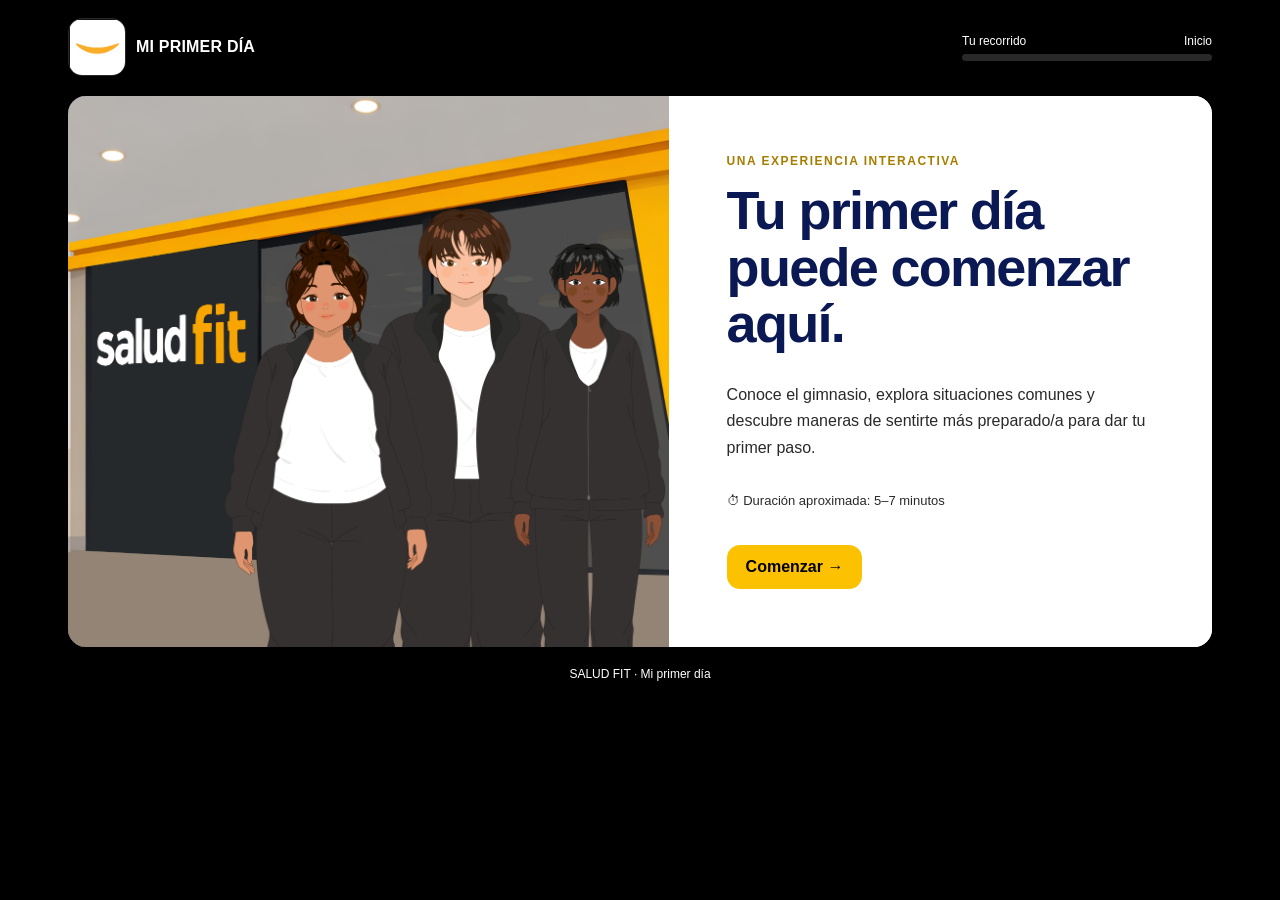
<file: index.html>
<!DOCTYPE html>

<html lang="es">
<head>
<meta charset="utf-8"/>
<meta content="width=device-width, initial-scale=1.0" name="viewport"/>
<title>Mi primer día | Simulación interactiva</title>
<link rel="stylesheet" href="styles.css">
</head>
<body>
<div class="app">
<header class="topbar">

<div class="brand">
  <div class="brand-mark">
    <img
      src="IMAGENES/LOGO.png"
      alt="Logo de Mi primer día"
      class="brand-logo"
    >
  </div>
  <span>MI PRIMER DÍA</span>
</div>
<div aria-label="Progreso de la experiencia" class="progress-wrap">
<div class="progress-label"><span>Tu recorrido</span><span id="progressText">Inicio</span></div>
<div class="progress"><div class="progress-fill" id="progressFill"></div></div>
</div>
</header>
<main>
<!-- PANTALLA 1: INICIO -->
<section class="screen active" id="inicio">
<div class="panel hero">
<div class="hero-art">
<!-- 🖼️ IMAGEN DE INICIO: reemplaza este bloque por <img src="IMAGENES/inicio.jpg" alt="Entrada acogedora de un gimnasio"> -->


<div class="hero-visual">
  <img
    src="IMAGENES/IMAGENDEINICIO.png"
    alt="Ilustración de la entrada de un gimnasio"
    class="hero-image"
  >
</div>

</div><div class="hero-copy">
<span class="eyebrow">Una experiencia interactiva</span>
<h1>Tu primer día puede comenzar aquí.</h1>
<p>Conoce el gimnasio, explora situaciones comunes y descubre maneras de sentirte más preparado/a para dar tu primer paso.</p>
<p class="small">⏱ Duración aproximada: 5–7 minutos</p>
<div class="actions"><button class="btn btn-primary" onclick="go('personaje')">Comenzar →</button></div>
</div>

</div>
</section>
<!-- PANTALLA 2: PERSONAJE -->
<section class="screen" id="personaje">
<div class="section-head"><span class="eyebrow">Paso 1 de 5</span><h2>Elige a tu compañero/a</h2><p>Escoge el personaje que te acompañará. Todos pueden vivir la misma experiencia.</p></div>
<div class="cards">
<!-- 📸 PERSONAJE 1 CUERPO COMPLETO: reemplaza el contenido de .avatar por <img src="IMAGENES/personaje-alex.png" alt="Alex de cuerpo completo"> -->

<button class="choice-card" onclick="selectAvatar(this,'👩🏽‍🦱')">
  <div class="avatar">
    <div class="character-image-slot">
      <img
        src="IMAGENES/PERSONAJEALEX.png"
        alt="Alex, personaje de cuerpo completo"
        class="character-image"
      >
    </div>
  </div>
  <strong>Alex</strong>
  <span>Lista para conocer el gimnasio.</span>
</button>
<!-- 📸 PERSONAJE 2 CUERPO COMPLETO: reemplaza el contenido de .avatar por <img src="IMAGENES/personaje-sam.png" alt="Sam de cuerpo completo"> -->
<button class="choice-card" onclick="selectAvatar(this,'🧑')">
  <div class="avatar">
    <div class="character-image-slot">
      <img
        src="IMAGENES/PERSONAJESAM.png"
        alt="Sam"
        class="character-image"
      >
    </div>
  </div>

  <strong>Sam</strong>
  <span>Quiere empezar a su propio ritmo.</span>
</button>
<!-- 📸 PERSONAJE 3 CUERPO COMPLETO: reemplaza el contenido de .avatar por <img src="IMAGENES/personaje-chris.png" alt="Chris de cuerpo completo"> -->
<button class="choice-card" onclick="selectAvatar(this,'🧑')">
  <div class="avatar">
    <div class="character-image-slot">
      <img
        src="IMAGENES/PERSONAJECHRIS.png"
        alt="Chris"
        class="character-image"
      >
    </div>
  </div>

  <strong>Chris</strong>
  <span>Está aprendiendo algo nuevo.</span>
</button>
</div>
<div class="actions"><button class="btn btn-primary" disabled="" id="continueCharacter" onclick="continueWithCharacter()">Selecciona un personaje →</button><button class="btn btn-quiet" onclick="go('inicio')">Volver</button></div><p class="small" id="characterRequiredMessage">Debes seleccionar un personaje para continuar.</p>
</section>
<!-- PANTALLA 3: LLEGADA -->
<section class="screen" id="llegada">
<div class="content-grid">
<div class="scene-art">
  <img
    id="arrivalCharacterImage"
    src="IMAGENES/LLEGADAALEX.png"
    alt="Personaje llegando al gimnasio"
    class="arrival-character-image"
  >
</div>
<div class="panel story"><span class="eyebrow">Paso 2 de 5</span><h2>¡Llegaste!</h2><p>Es normal tener dudas cuando visitamos un lugar nuevo. Puedes conocer algunos espacios antes de continuar.</p><button class="btn btn-primary" onclick="go('explorar')">Conocer el espacio →</button></div>
</div>
</section>
<!-- PANTALLA 4: EXPLORACIÓN -->
<section class="screen" id="explorar">

  <div class="section-head">
    <span class="eyebrow">Explora a tu ritmo</span>
    <h2>¿Qué quieres conocer?</h2>
    <p>Selecciona un espacio para descubrir para qué sirve. Luego podrás continuar.</p>
  </div>

  <div class="zone-grid">

    <!-- RECEPCIÓN -->
    <button class="zone-card" onclick="showZone('recepcion')">
      <img
        class="zone-image"
        src="IMAGENES/FONDOS DE SALUD FIT RECEPCIÓN.png"
        alt="Recepción del gimnasio"
      >
      <strong>Recepción</strong>
    </button>

    <!-- MÁQUINAS -->
    <button class="zone-card" onclick="showZone('maquinas')">
      <img
        class="zone-image"
        src="IMAGENES/FONDOS DE SALUD FIT CARDIO.png"
        alt="Zona de máquinas del gimnasio"
      >
      <strong>Máquinas</strong>
    </button>

    <!-- CARDIO -->
    <button class="zone-card" onclick="showZone('cardio')">
      <img
        class="zone-image"
        src="IMAGENES/FONDOS DE SALUD FIT MAQUINAS.png"
        alt="Zona de cardio del gimnasio"
      >
      <strong>Cardio</strong>
    </button>

    <!-- CASILLEROS Y SS. HH. -->
    <button class="zone-card" onclick="showZone('casilleros')">
      <img
        class="zone-image"
        src="IMAGENES/FONDOS DE SALUD FIT VESTIDORES.png"
        alt="Casilleros y SS. HH. del gimnasio"
      >
      <strong>Casilleros y SS. HH.</strong>
    </button>

  </div>

  <div aria-live="polite" class="zone-info" id="zoneInfo">
    <strong>Selecciona un espacio</strong>
    <p>La información aparecerá aquí.</p>
  </div>

  <div class="actions">
    <button class="btn btn-primary" onclick="go('situacion1')">
      Ya conozco el espacio →
    </button>
  </div>

</section>

<!-- SITUACIÓN 1 -->
<section class="screen" id="situacion1">
  <div class="content-grid">

    <div class="scene-art">
      <img
        class="story-scene-image"
        src="IMAGENES/SITUACION1ALEX.png"
        alt="Alex en el gimnasio mientras otras personas entrenan"
      >
    </div>

    <div class="panel story">
      <span class="eyebrow">Situación 1 · Sentirse observado/a</span>

      <h2>¿Me estarán mirando?</h2>

      <p>
        Es tu primer día. Hay varias personas entrenando y sientes que
        podrían estar mirando tu cuerpo.
      </p>

      <div class="options">
        <button class="option-btn" onclick="feedback('s1a')">
          <span class="option-letter">A</span>
          <span>Me voy del gimnasio.</span>
        </button>

        <button class="option-btn" onclick="feedback('s1b')">
          <span class="option-letter">B</span>
          <span>Continúo y trato de concentrarme en mi actividad.</span>
        </button>

        <button class="option-btn" onclick="feedback('s1c')">
          <span class="option-letter">C</span>
          <span>Hago una pausa y avanzo cuando me sienta preparado/a.</span>
        </button>
      </div>
    </div>

  </div>
</section>
<!-- SITUACIÓN 2 -->
<section class="screen" id="situacion2">
    <div class="content-grid">

  <div class="scene-art">
    <img
      class="story-scene-image"
      src="IMAGENES/SITUACION2ALEX.png"
      alt="Alex frente a una máquina del gimnasio"
    >
  </div>

    <div class="panel story">
      <span class="eyebrow">Situación 2 · Falta de experiencia</span>

      <h2>No sé usar esta máquina</h2>

      <p>
        Encuentras una máquina que nunca has utilizado y no sabes cómo funciona.
      </p>

      <div class="options">
        <button class="option-btn" onclick="feedback('s2a')">
          <span class="option-letter">A</span>
          <span>Intento usarla sin preguntar.</span>
        </button>

        <button class="option-btn" onclick="feedback('s2b')">
          <span class="option-letter">B</span>
          <span>Pregunto al entrenador cómo funciona.</span>
        </button>

        <button class="option-btn" onclick="feedback('s2c')">
          <span class="option-letter">C</span>
          <span>Prefiero no utilizarla por ahora.</span>
        </button>
      </div>
    </div>

  </div>
</section>

<!-- SITUACIÓN 3 -->
<section class="screen" id="situacion3">
  <div class="content-grid">

    <div class="scene-art">
      <img
        class="story-scene-image"
        src="IMAGENES/SITUACION3ALEX - copia.png"
        alt="Alex observando a otra persona entrenar en el gimnasio"
      >
    </div>

    <div class="panel story">
      <span class="eyebrow">Situación 3 · Comparación corporal</span>

      <h2>Me comparo con los demás</h2>

      <p>
        Ves a alguien que parece tener mucha experiencia y piensas:
        “Yo nunca voy a verme así”.
      </p>

      <div class="options">
        <button class="option-btn" onclick="feedback('s3a')">
          <span class="option-letter">A</span>
          <span>Pienso que mi cuerpo no es suficientemente bueno.</span>
        </button>

        <button class="option-btn" onclick="feedback('s3b')">
          <span class="option-letter">B</span>
          <span>Recuerdo que cada persona tiene un proceso diferente.</span>
        </button>

        <button class="option-btn" onclick="feedback('s3c')">
          <span class="option-letter">C</span>
          <span>Intento entrenar igual que esa persona.</span>
        </button>
      </div>
    </div>

  </div>
</section>

<!-- SITUACIÓN 4 -->
<section class="screen" id="situacion4">
  <div class="content-grid">

    <div class="scene-art">
      <img
        class="story-scene-image"
        src="IMAGENES/SITUACION4ALEX - copia.png"
        alt="Alex descansando o conversando con el entrenador en el gimnasio"
      >
    </div>

    <div class="panel story">
      <span class="eyebrow">Situación 4 · Incomodidad</span>

      <h2>Me siento incómodo/a</h2>

      <p>
        Llevas unos minutos entrenando y comienzas a sentirte incómodo/a.
        ¿Qué podrías hacer?
      </p>

      <div class="options">
        <button class="option-btn" onclick="feedback('s4a')">
          <span class="option-letter">A</span>
          <span>Dejo todo y me voy.</span>
        </button>

        <button class="option-btn" onclick="feedback('s4b')">
          <span class="option-letter">B</span>
          <span>Hago una pausa y continúo si me siento preparado/a.</span>
        </button>

        <button class="option-btn" onclick="feedback('s4c')">
          <span class="option-letter">C</span>
          <span>Le cuento al entrenador cómo me siento.</span>
        </button>
      </div>
    </div>

  </div>
</section>
<!-- PANTALLA DE RETROALIMENTACIÓN REUTILIZABLE -->
<section class="screen" id="retro">
<div class="panel feedback">
<div class="feedback-icon" id="feedbackIcon">💜</div>
<span class="eyebrow" id="feedbackLabel">Un momento para reflexionar</span>
<h2 id="feedbackTitle">Tu experiencia importa</h2>
<p id="feedbackText"></p>
<div class="feedback-box" id="feedbackTip"></div>
<div class="actions"><button class="btn btn-primary" id="feedbackNext" onclick="nextAfterFeedback()">Continuar →</button></div>
</div>
</section>

<!-- FINAL -->
<section class="screen" id="final">
  <div class="panel hero">

    <div class="hero-art">
      <img
        id="finalCharacterImage"
        class="final-character-image"
        src="IMAGENES/IMAGENDELFINALALEX.png"
        alt="Alex al finalizar su experiencia en el gimnasio"
      >
    </div>

    <div class="hero-copy">
      <span class="eyebrow">Has completado el recorrido</span>

      <h1>Tu primer paso puede comenzar aquí.</h1>

      <p>
        Conocer un lugar nuevo lleva tiempo. No necesitas saberlo todo
        ni tener un cuerpo determinado para merecer un espacio en el gimnasio.
      </p>

      <div class="actions">
        <button class="btn btn-primary" onclick="restart()">
          Volver a explorar ↻
        </button>
      </div>
    </div>

  </div>

  <div class="final-grid">
    <div class="final-item">
      <strong><span class="completion-check" aria-hidden="true">✓</span> Conoces el espacio</strong>
      <span class="small">Sabes qué puedes encontrar en el gimnasio.</span>
    </div>

    <div class="final-item">
      <strong><span class="completion-check" aria-hidden="true">✓</span> Puedes pedir ayuda</strong>
      <span class="small">No tienes que saberlo todo desde el primer día.</span>
    </div>

    <div class="final-item">
      <strong><span class="completion-check" aria-hidden="true">✓</span> Evitas compararte</strong>
      <span class="small">Cada persona tiene su propio proceso.</span>
    </div>

    <div class="final-item">
      <strong><span class="completion-check" aria-hidden="true">✓</span> Avanzas a tu ritmo</strong>
      <span class="small">Puedes comenzar con pequeños pasos.</span>
    </div>
  </div>

  <p class="small">
    “Esta experiencia está diseñada para ayudarte a sentirte más cómodo y seguro contigo mismo en el gimnasio.”
  </p>
</section>
</main>
<footer class="footer-note">SALUD FIT · Mi primer día</footer>
</div>
<script src="script.js"></script>
</body>
</html>
</file>
<file: styles.css>
/* =========================================================
   🎨 ZONA FÁCIL DE PERSONALIZAR
   Cambia estos valores para modificar los colores del sitio.
   ========================================================= */
:root {
  --color-principal: #6652A3;       /* BOTONES PRINCIPALES */
  --color-principal-hover: #514080;  /* BOTONES AL PASAR EL CURSOR */
  --color-secundario: #E7DFF7;       /* FONDOS SUAVES */
  --color-fondo: #F8F6FC;            /* FONDO GENERAL DE LA PÁGINA */
  --color-tarjeta: #FFFFFF;          /* FONDO DE LAS TARJETAS */
  --color-texto: #29243A;             /* TEXTO PRINCIPAL */
  --color-texto-suave: #6D687A;       /* TEXTO SECUNDARIO */
  --color-borde: #E5E0EE;             /* BORDES */
  --color-exito: #E6F5EC;             /* FONDO DE MENSAJES POSITIVOS */
  --radio: 20px;                      /* REDONDEO DE TARJETAS */
}

/* =========================================================
   🖼️ IMÁGENES Y FONDOS
   Para poner una imagen como fondo de una sección, busca:
   background-image: url("IMAGENES/tu-fondo.jpg");
   Puedes guardar tus imágenes en una carpeta llamada IMAGENES.
   ========================================================= */
* { box-sizing: border-box; }
body {
  margin: 0;
  font-family: Arial, Helvetica, sans-serif;
  background: var(--color-fondo); /* FONDO GENERAL */
  color: var(--color-texto);
}
button { font: inherit; cursor: pointer; }
button:focus-visible { outline: 3px solid #B9A9F0; outline-offset: 3px; }

.app { max-width: 1080px; margin: 0 auto; padding: 22px; }
.topbar { display:flex; justify-content:space-between; align-items:center; gap:16px; margin-bottom:20px; }
.brand { display:flex; align-items:center; gap:10px; font-weight:800; letter-spacing:.2px; }
.brand-mark { display:grid; place-items:center; width:40px; height:40px; border-radius:14px; background:var(--color-secundario); color:var(--color-principal); font-size:21px; }
.progress-wrap { width: min(250px, 42%); }
.progress-label { display:flex; justify-content:space-between; color:var(--color-texto-suave); font-size:12px; margin-bottom:6px; }
.progress { height:7px; background:#E8E4EF; border-radius:20px; overflow:hidden; }
.progress-fill { width:0%; height:100%; background:var(--color-principal); transition:width .25s ease; }

.screen { display:none; }
.screen.active { display:block; }
.panel { background:var(--color-tarjeta); border:1px solid var(--color-borde); border-radius:var(--radio); overflow:hidden; }
.hero { display:grid; grid-template-columns:1.05fr .95fr; min-height:430px; }
.hero-copy { padding:clamp(26px, 5vw, 58px); display:flex; flex-direction:column; justify-content:center; align-items:flex-start; }
.eyebrow { color:var(--color-principal); font-size:12px; font-weight:800; letter-spacing:1.5px; text-transform:uppercase; }
h1 { font-size:clamp(34px, 5vw, 54px); line-height:1.05; margin:14px 0; letter-spacing:-1.7px; }
h2 { font-size:clamp(25px, 3.5vw, 34px); line-height:1.15; margin:10px 0 12px; letter-spacing:-.6px; }
p { line-height:1.65; color:var(--color-texto-suave); }
.hero-art {
  min-height:300px; display:grid; place-items:center; padding:22px;
  /* 🖼️ PONER IMAGEN DE INICIO:
     Descomenta la línea siguiente y cambia la ruta por tu archivo.
     background-image: linear-gradient(#33264A22,#33264A22), url("IMAGENES/inicio-gimnasio.jpg");
     background-size: cover; background-position: center;
  */
  background:linear-gradient(145deg, #E8E0F8, #F7E8F0);
}
.art-placeholder { width:min(310px, 90%); min-height:250px; border:2px dashed #B5A5D8; border-radius:24px; display:flex; flex-direction:column; align-items:center; justify-content:center; text-align:center; padding:22px; color:#65528A; background:#FFFFFF88; }
.art-placeholder .emoji { font-size:68px; margin-bottom:12px; }
.art-placeholder strong { font-size:16px; }
.art-placeholder small { display:block; margin-top:8px; line-height:1.5; }
.btn { border:0; border-radius:13px; padding:13px 19px; font-weight:750; transition:background .2s, transform .2s; }
.btn:hover { transform:translateY(-1px); }
.btn-primary { color:white; background:var(--color-principal); }
.btn-primary:hover { background:var(--color-principal-hover); }
.btn-secondary { color:var(--color-principal); background:var(--color-secundario); }
.btn-quiet { color:var(--color-texto-suave); background:transparent; border:1px solid var(--color-borde); }
.actions { display:flex; gap:10px; flex-wrap:wrap; margin-top:20px; }
.section-head { margin:10px 0 22px; max-width:720px; }
.cards { display:grid; grid-template-columns:repeat(3, minmax(0,1fr)); gap:14px; }
.choice-card { border:1px solid var(--color-borde); background:var(--color-tarjeta); border-radius:17px; padding:18px; text-align:left; color:var(--color-texto); }
.choice-card:hover, .choice-card.selected { border-color:var(--color-principal); background:#F6F2FF; }
.avatar { height:115px; display:grid; place-items:center; border-radius:14px; background:var(--color-secundario); font-size:60px; margin-bottom:13px; }
.choice-card strong { display:block; margin-bottom:5px; }
.choice-card span { color:var(--color-texto-suave); font-size:13px; line-height:1.5; }
.content-grid { display:grid; grid-template-columns:.95fr 1.05fr; gap:22px; align-items:stretch; }
.scene-art { min-height:300px; border-radius:var(--radio); background:linear-gradient(145deg,#E9E2F8,#F9E8EF); display:flex; align-items:center; justify-content:center; padding:22px; text-align:center; }
.scene-art .art-placeholder { min-height:240px; }
.story { padding:clamp(22px, 4vw, 38px); }
.options { display:grid; gap:10px; margin-top:20px; }
.option-btn { display:flex; gap:12px; align-items:flex-start; text-align:left; padding:14px; background:white; color:var(--color-texto); border:1px solid var(--color-borde); border-radius:14px; line-height:1.45; }
.option-btn:hover { border-color:var(--color-principal); background:#F8F5FF; }
.option-letter { flex:0 0 30px; height:30px; display:grid; place-items:center; border-radius:9px; background:var(--color-secundario); color:var(--color-principal); font-weight:800; }
.feedback { padding:clamp(24px, 4vw, 42px); }
.feedback-icon { font-size:44px; }
.feedback-box { background:var(--color-exito); padding:16px 18px; border-radius:14px; margin-top:18px; color:#27583C; line-height:1.6; }
.zone-grid { display:grid; grid-template-columns:repeat(4,1fr); gap:12px; }
.zone-card { padding:18px 12px; text-align:center; border:1px solid var(--color-borde); border-radius:16px; background:white; color:var(--color-texto); }
.zone-card:hover { border-color:var(--color-principal); background:#F8F5FF; }
.zone-icon { display:block; font-size:35px; margin-bottom:8px; }
.zone-info { margin-top:14px; padding:18px; border-radius:15px; background:var(--color-secundario); }
.small { font-size:13px; }
.final-grid { display:grid; grid-template-columns:repeat(2,1fr); gap:12px; margin-top:20px; }
.final-item { border:1px solid var(--color-borde); border-radius:15px; padding:16px; background:white; }
.final-item strong { display:block; margin-bottom:6px; }
.completion-check { display:inline-grid; place-items:center; width:22px; height:22px; margin-right:7px; border-radius:50%; background:#22C55E; color:#FFFFFF !important; font:700 15px/1 Arial, sans-serif; vertical-align:middle; }
.footer-note { text-align:center; font-size:12px; color:var(--color-texto-suave); padding:20px 0 4px; }

@media (max-width:760px) {
  .app { padding:14px; }
  .hero, .content-grid { grid-template-columns:1fr; }
  .hero-art { min-height:260px; }
  .cards { grid-template-columns:1fr; }
  .avatar { height:80px; }
  .zone-grid { grid-template-columns:repeat(2,1fr); }
  .topbar { align-items:flex-start; }
  .progress-wrap { width:130px; }
  .final-grid { grid-template-columns:1fr; }
}

/* =========================================================
   🎮 ESTILO NOVELA VISUAL — escenas grandes y diálogos abajo
   ========================================================= */
body {
  background: #f5f2f0;
  font-family: Georgia, "Times New Roman", serif;
}
.app { max-width: 1180px; padding: 18px; }
.topbar { font-family: Arial, Helvetica, sans-serif; }
.panel { border-radius: 0; border: 0; box-shadow: none; }
.hero { border-radius: 18px; overflow: hidden; }
.hero-copy { font-family: Arial, Helvetica, sans-serif; }
.hero-art { min-height: 420px; }
.content-grid {
  display: flex;
  flex-direction: column;
  gap: 0;
  background: #fff;
  border-radius: 0;
  overflow: hidden;
}
.scene-art {
  width: 100%;
  min-height: 390px;
  border-radius: 0;
  padding: 0;
  background: #dceaf5;
  position: relative;
  overflow: hidden;
}
.scene-art .art-placeholder {
  width: 100%;
  min-height: 390px;
  border: 0;
  border-radius: 0;
  background: linear-gradient(135deg, #c6e7f9, #f8e9f0);
  color: #514080;
}
.scene-art .art-placeholder .emoji { font-size: 58px; }
.story {
  width: 100%;
  padding: 24px clamp(20px, 7vw, 80px);
  background: #fff;
  font-family: Georgia, "Times New Roman", serif;
}
.story .eyebrow { font-family: Arial, Helvetica, sans-serif; }
.story h2 {
  font-family: Georgia, "Times New Roman", serif;
  font-size: clamp(24px, 3vw, 34px);
  font-weight: 500;
  letter-spacing: 0;
}
.story p { color: #24202a; line-height: 1.55; }
.options { gap: 12px; margin-top: 22px; }
.option-btn {
  justify-content: center;
  align-items: center;
  text-align: center;
  min-height: 64px;
  padding: 17px 22px;
  border: 0;
  border-radius: 24px;
  box-shadow: 0 2px 10px #33264a0d;
  font-family: Georgia, "Times New Roman", serif;
  font-size: 17px;
}
.option-btn:hover { background: #f5f0ff; }
.option-letter { display: none; }
#explorar .zone-grid { gap: 14px; }
.zone-card {
  padding: 0 0 14px;
  overflow: hidden;
  border-radius: 14px;
  font-family: Arial, Helvetica, sans-serif;
}
.zone-image-placeholder {
  min-height: 150px;
  margin-bottom: 12px;
  padding: 18px 10px;
  display: flex;
  flex-direction: column;
  align-items: center;
  justify-content: center;
  gap: 8px;
  background: repeating-linear-gradient(135deg, #f1ebfb, #f1ebfb 12px, #e8e0f6 12px, #e8e0f6 24px);
  border: 2px dashed #806bb1;
  color: #514080;
  font-family: Arial, Helvetica, sans-serif;
  font-size: 12px;
  font-weight: 700;
}
.zone-image-placeholder strong { font-size: 14px; }
.zone-image-placeholder span { font-size: 25px; }
.zone-card > strong { display: block; padding: 0 10px; }
.zone-info { font-family: Arial, Helvetica, sans-serif; }
.feedback { border-radius: 18px; font-family: Arial, Helvetica, sans-serif; }
.feedback h2 { font-family: Arial, Helvetica, sans-serif; }
.final-grid, .final-item { font-family: Arial, Helvetica, sans-serif; }
@media (max-width: 760px) {
  .app { padding: 10px; }
  .scene-art, .scene-art .art-placeholder { min-height: 270px; }
  .zone-grid { grid-template-columns: repeat(2, minmax(0, 1fr)); }
  .zone-image-placeholder { min-height: 115px; }
  .option-btn { font-size: 15px; }
}


@import url('https://fonts.googleapis.com/css2?family=Lato:wght@400;700;900&display=swap');
:root {
  --color-principal:#FCC202; --color-principal-hover:#D9A700;
  --color-secundario:#0a1853; --color-fondo:#000; --color-tarjeta:#101010;
  --color-texto:#F7F7F7; --color-texto-suave:#D0D0D0; --color-borde:#292929;
  --color-exito:#0a1853; --color-blanco:#FFFFFF; --radio:18px;
}
body { background:#000; color:#F7F7F7; font-family:'Lato',Arial,sans-serif; }
h1,h2,h3,.eyebrow,.brand,.section-head h2,.story h2 {
  font-family:'Montaser Arabic','Lato',Arial,sans-serif;
}
h1,h2,h3 { color:#FCC202; }
p,small,.small,.story p,.choice-card span,.footer-note {
  font-family:'Lato',Arial,sans-serif; color:#D0D0D0;
}
.topbar { color:#FCC202; }
.brand-mark { background:#101010; color:#FCC202; border:1px solid #292929; }
.progress-label { color:#D0D0D0; }
.progress { background:#292929; } .progress-fill { background:#FCC202; }
.panel,.choice-card,.zone-card,.final-item { background:#101010; color:#F7F7F7; border-color:#292929; }
.hero-copy { background:#101010; }
.hero-art { background:linear-gradient(145deg,#0a1853,#101010); }
.art-placeholder { background:#101010cc; border-color:#FCC202; color:#FCC202; }
.btn-primary { background:#FCC202; color:#000; }
.btn-primary:hover { background:#D9A700; }
.btn-secondary { background:#0a1853; color:var(--color-blanco); }
.btn-quiet { color:#FCC202; border-color:#393939; }
.choice-card:hover,.choice-card.selected { background:#0a1853; border-color:#FCC202; }
.avatar { background:#0a1853; border:1px dashed #FCC202; }
.content-grid { background:#101010; }
.scene-art,.scene-art .art-placeholder { background:linear-gradient(145deg,#0a1853,#101010); }
.story { background:#101010; } .story h2 { color:#FCC202; }
.story p { color:#F1F1F1; } .story .eyebrow,.eyebrow { color:#FCC202; }
.option-btn { background:#111; color:var(--color-blanco); border:1px solid #343434; }
.option-btn:hover { background:#0a1853; border-color:#FCC202; }
.zone-card:hover { background:#0a1853; border-color:#FCC202; }
.zone-image-placeholder {
 background:repeating-linear-gradient(135deg,#101010,#101010 12px,#0a1853 12px,#0a1853 24px);
 border-color:#FCC202; color:#FCC202;
}
.zone-info { background:#0a1853; color:#fff; } .zone-info p { color:#fff; }
.feedback { background:#101010; color:#fff; } .feedback-box { background:#0a1853; color:#fff; }
.final-item strong { color:#FCC202; }
.brand-mark { width:48px; height:48px; padding:3px; overflow:hidden; display:grid; place-items:center; }
.brand-logo-placeholder {
 display:flex; align-items:center; justify-content:center; width:100%; height:100%;
 border:1px dashed #FCC202; border-radius:9px; color:#FCC202;
 font:700 9px/1.1 'Lato',Arial,sans-serif; text-align:center;
}
button:disabled { opacity:.48; cursor:not-allowed; transform:none; }

/* Personajes: tarjetas verticales para ilustraciones de cuerpo completo */
#personaje .cards { grid-template-columns:repeat(3,minmax(0,1fr)); align-items:stretch; }
#personaje .choice-card { padding:12px; display:flex; flex-direction:column; min-width:0; }
#personaje .avatar {
 height:auto; min-height:300px; aspect-ratio:3/5; margin-bottom:14px;
 display:flex; align-items:center; justify-content:center; overflow:hidden;
 border-radius:12px; font-size:42px; background:#0a1853;
}
.character-image-slot {
 width:100%; height:100%; min-height:300px; display:flex; flex-direction:column;
 align-items:center; justify-content:center; gap:12px; padding:12px;
 border:2px dashed #FCC202; color:#FCC202; text-align:center;
 font:700 12px/1.5 'Lato',Arial,sans-serif;
}
.character-image-slot .slot-symbol { font-size:30px; }
#personaje .choice-card strong { color:#FCC202; }
#personaje .choice-card span { font-size:13px; }

/* Espacios verticales para imágenes de cada situación */
.story-scene-image-slot {
 width:100%; min-height:480px; aspect-ratio:3/5; max-height:680px;
 border:2px dashed #FCC202;
 background:repeating-linear-gradient(135deg,#101010,#101010 14px,#0a1853 14px,#0a1853 28px);
 color:#FCC202; display:flex; flex-direction:column; justify-content:center;
 align-items:center; gap:12px; padding:18px; text-align:center;
 font:700 13px/1.5 'Lato',Arial,sans-serif;
}
.story-scene-image-slot .slot-symbol { font-size:34px; }
.scene-art:has(.story-scene-image-slot) { align-items:stretch; justify-content:stretch; }
@media(max-width:760px) {
 #personaje .cards { grid-template-columns:1fr; }
 #personaje .choice-card { flex-direction:row; gap:12px; align-items:center; }
 #personaje .avatar { width:44%; min-height:220px; margin:0; aspect-ratio:3/5; }
 .character-image-slot { min-height:220px; }
 .story-scene-image-slot { min-height:350px; max-height:none; }
}


/* =========================================================
   AJUSTE FINAL DE CONTRASTE, JERARQUÍA Y ESTADOS ACTIVOS
   Se conserva la estructura y el fondo negro de la página.
   ========================================================= */
:root {
  --color-principal: #FCC202;
  --color-principal-hover: #D9A700;
  --color-texto: #FFFFFF;
  --color-texto-suave: #E2E2E2;
  --color-borde: #343434;
}

body { background: #000; color: #FFFFFF; }

/* Jerarquía de títulos sobre fondos oscuros */
h1, h2, h3,
.section-head h2,
.story h2,
.feedback h2,
.final-item strong,
#personaje .choice-card strong,
.zone-info > strong {
  color: #FCC202 !important;
}

/* Texto legible en las áreas oscuras */
.topbar, .brand, .progress-label,
.hero-copy, .hero-copy p,
.footer-note, .section-head,
.section-head p, .section-head small,
.panel:not(.hero) p,
.story p, .feedback p,
.final-item span, .small {
  color: #FFFFFF;
}

.eyebrow, .story .eyebrow,
.brand-mark, .art-placeholder strong,
.art-placeholder small,
.character-image-slot,
.story-scene-image-slot,
.zone-image-placeholder {
  color: #FCC202 !important;
}

/* Se mantienen los cuadros claros existentes con texto oscuro y jerarquizado */
.panel, .choice-card, .zone-card, .final-item,
.content-grid, .story, .feedback, .feedback-box,
.zone-info, .option-btn {
  background: #FFFFFF;
  color: #171717;
  border-color: #343434;
}
.panel h1, .panel h2, .panel h3,
.story h2, .choice-card strong, .zone-card > strong,
.final-item strong, .feedback h2, .zone-info > strong {
  color: #0A1853 !important;
}
.panel p, .story p, .choice-card span,
.zone-card p, .final-item span, .feedback p,
.zone-info p, .option-btn span {
  color: #292929 !important;
}

/* Botones principales: amarillo de marca */
.btn-primary { background: #FCC202; color: #000000; }
.btn-primary:hover, .btn-primary:focus-visible { background: #D9A700; color: #000000; }

/* Hover y selección: amarillo visible y texto oscuro para mantener contraste */
.choice-card:hover, .choice-card.selected,
.zone-card:hover, .zone-card:focus-visible,
.option-btn:hover, .option-btn:focus-visible,
.option-btn.selected {
  background: #FCC202 !important;
  border-color: #FCC202 !important;
  color: #000000 !important;
}
.choice-card:hover strong, .choice-card.selected strong,
.choice-card:hover span, .choice-card.selected span,
.zone-card:hover > strong, .zone-card:focus-visible > strong,
.option-btn:hover span, .option-btn:focus-visible span,
.option-btn.selected span {
  color: #000000 !important;
}

/* Zonas oscuras y espacios para imágenes */
.hero-art, .scene-art { background: linear-gradient(145deg, #0A1853, #101010) !important; }
.art-placeholder, .character-image-slot, .story-scene-image-slot,
.zone-image-placeholder {
  background: #101010 !important;
  color: #FCC202 !important;
  border-color: #FCC202 !important;
}
.avatar { background: #0A1853 !important; }
.zone-info { background: #0A1853 !important; color: #FFFFFF !important; border: 1px solid #FCC202; }
.zone-info strong, .zone-info p { color: #FFFFFF !important; }
.feedback-box { background: #0A1853 !important; color: #FFFFFF !important; border: 1px solid #FCC202; }
.feedback-box, .feedback-box * { color: #FFFFFF !important; }
.progress-fill { background: #FCC202; }
button:focus-visible { outline: 3px solid #FCC202; outline-offset: 3px; }



/* CONTRASTE FINAL: paneles claros, textos legibles y espacio para imágenes */
.panel, .hero-copy, .story, .feedback, .final-item, .zone-info,
.content-grid, #final .hero-copy, #retro .feedback {
  background: #FFFFFF !important;
  color: #171717 !important;
}
.panel h1, .panel h2, .panel h3, .hero-copy h1, .story h2,
.feedback h2, .final-item strong, .zone-info strong {
  color: #0A1853 !important;
}
.panel p, .hero-copy p, .story p, .feedback p, .final-item span,
.zone-info p, .footer-note, .small {
  color: #292929 !important;
}
.panel .eyebrow, .hero-copy .eyebrow, .story .eyebrow, .feedback .eyebrow {
  color: #A77D00 !important;
}
/* Conserva un contenedor visible donde colocar una imagen, también en el cierre */
#final .hero-art, #inicio .hero-art {
  background: linear-gradient(145deg, #0A1853, #101010) !important;
}
#final .hero-art, #inicio .hero-art {
  padding: 0;
  min-height: 420px;
  align-items: stretch;
  justify-items: stretch;
}
#final .art-placeholder, #inicio .art-placeholder {
  width: 100%;
  min-height: 420px;
  height: 100%;
  border: 2px dashed #FCC202 !important;
  border-radius: 0;
  background: #101010 !important;
  color: #FCC202 !important;
}
#final .art-placeholder strong, #inicio .art-placeholder strong,
#final .art-placeholder small, #inicio .art-placeholder small {
  color: #FCC202 !important;
}
@media (max-width: 760px) {
  #final .hero-art, #inicio .hero-art,
  #final .art-placeholder, #inicio .art-placeholder { min-height: 300px; }
}
/* Resalta las opciones al pasar el cursor o seleccionarlas */
.option-btn:hover, .option-btn:focus-visible,
.choice-card:hover, .choice-card.selected,
.zone-card:hover, .zone-card:focus-visible {
  background: #FCC202 !important;
  border-color: #FCC202 !important;
  color: #000000 !important;
}
.option-btn:hover span, .option-btn:focus-visible span,
.choice-card:hover strong, .choice-card.selected strong,
.choice-card:hover span, .choice-card.selected span,
.zone-card:hover strong, .zone-card:focus-visible strong {
  color: #000000 !important;
}


/* AJUSTE SOLICITADO: nombres de personajes en negro y tipografías coherentes en opciones */
#personaje .choice-card > strong,
#personaje .choice-card strong {
  color: #000000 !important;
  font-family: 'Montaser Arabic', 'Lato', Arial, sans-serif !important;
}
/* Las opciones de cada situación conservan las tipografías de títulos y texto */
.story .options .option-btn,
.story .options .option-btn span {
  font-family: Georgia, "Times New Roman", serif !important;
}
.story .options .option-btn {
  color: #000000 !important;
}
.story .options .option-btn span {
  color: #000000 !important;
}
.story .options .option-btn:hover,
.story .options .option-btn:focus-visible,
.story .options .option-btn.selected,
.story .options .option-btn:hover span,
.story .options .option-btn:focus-visible span,
.story .options .option-btn.selected span {
  color: #000000 !important;
}

.brand-mark {
  width: 58px;
  height: 58px;
  display: flex;
  align-items: center;
  justify-content: center;
  flex-shrink: 0;
  overflow: hidden;
}

.brand-logo {
  width: 110%;
  height: 110%;
  object-fit: contain;
  display: block;
}


.hero-visual {
  width: 100%;
  height: 100%;
  overflow: hidden;
  border-radius: inherit;
}

.hero-image {
  display: block;
  width: 100%;
  height: 100%;
  object-fit: cover;
  object-position: 35% center;
}

#characterRequiredMessage {
  color: #FFFFFF !important;
  opacity: 1 !important;
  font-size: 24px !important;
  font-weight: 700 !important;
  filter: none !important;
  text-shadow: none;
}

.character-image-slot {
  width: 100%;
  height: 100%;
  min-height: 300px;
  padding: 0;
  display: flex;
  align-items: stretch;
  justify-content: stretch;
  overflow: hidden;
  border: none;
}

.character-image {
  display: block;
  width: 100%;
  height: 100%;
  min-height: 300px;
  object-fit: cover;
  object-position: center center;
}

#personaje .choice-card strong {
  color: #FCC202;
}

#personaje .choice-card span {
  font-size: 13px;
}
.arrival-character-image {
  display: block;
  width: 100%;
  height: 100%;
  min-height: 300px;
  object-fit: cover;
  object-position: center;
  border-radius: inherit;
}

/* Imágenes de los espacios del gimnasio */
.zone-image {
  display: block;
  width: 100%;
  height: 180px;
  object-fit: cover;
  object-position: center;
  border-radius: inherit;
}

.story-scene-image {
  display: block;
  width: 100%;
  height: 100%;
  min-height: 300px;
  object-fit: cover;
  object-position: center;
  border-radius: inherit;
}


/* Cuadro de la imagen final */
#final .hero-art {
  width: 100%;
  height: 100%;
  min-height: 450px;
  padding: 0;
  overflow: hidden;
  display: flex;
  align-items: stretch;
  justify-content: stretch;
}

/* Imagen final ocupando todo el cuadro */
#final .final-character-image {
  display: block;
  width: 100%;
  height: 100%;
  min-height: 450px;
  max-width: none;
  object-fit: cover;
  object-position: 55% center;
  margin: 0;
}

/* Texto informativo de la pantalla final */
#final > p.small {
  color: #FFFFFF !important;
  font-size: 12px;
  line-height: 1.6;
  text-align: center;
  opacity: 0.6;
}
.footer-note {
  color: #FFFFFF !important;
  font-size: 12px;
  text-align: center;
  opacity: 1;
}


/* AJUSTE PARA CELULARES: TARJETAS DE PERSONAJES */
@media screen and (max-width: 600px) {

  /* Una tarjeta por fila */
  #personaje .cards {
    grid-template-columns: 1fr;
    gap: 16px;
  }

  /* Distribución de imagen y texto */
  #personaje .choice-card {
    display: grid;
    grid-template-columns: 42% minmax(0, 1fr);
    grid-template-rows: auto auto;
    column-gap: 12px;
    align-items: center;
    padding: 10px;
    width: 100%;
    min-width: 0;
    box-sizing: border-box;
  }

  /* Espacio de la ilustración */
  #personaje .choice-card .avatar {
    grid-column: 1;
    grid-row: 1 / 3;
    align-self: stretch;
    width: 100%;
    height: 270px;
    min-height: 0;
    aspect-ratio: auto;
    margin: 0;
    padding: 0;
    overflow: hidden;
    display: flex;
    align-items: stretch;
    justify-content: center;
    border-radius: 12px;
  }

 
  /* Imagen del personaje: llena todo el cuadro en celulares */
  #personaje .choice-card .character-image,
  #personaje .choice-card .arrival-character-image {
    display: block;
    width: 100%;
    height: 100%;
    min-height: 0;
    max-width: 100%;
    object-fit: cover;
    object-position: center center;
    margin: 0;
    padding: 0;
  }

  /* Nombre */
  #personaje .choice-card > strong {
    grid-column: 2;
    grid-row: 1;
    align-self: end;
    margin: 0 0 6px;
    padding: 0;
    font-size: 16px;
    line-height: 1.2;
    overflow-wrap: anywhere;
  }

  /* Descripción */
  #personaje .choice-card > span {
    grid-column: 2;
    grid-row: 2;
    align-self: start;
    margin: 0;
    padding: 0;
    font-size: 13px;
    line-height: 1.4;
    overflow-wrap: anywhere;
  }
}
</file>
